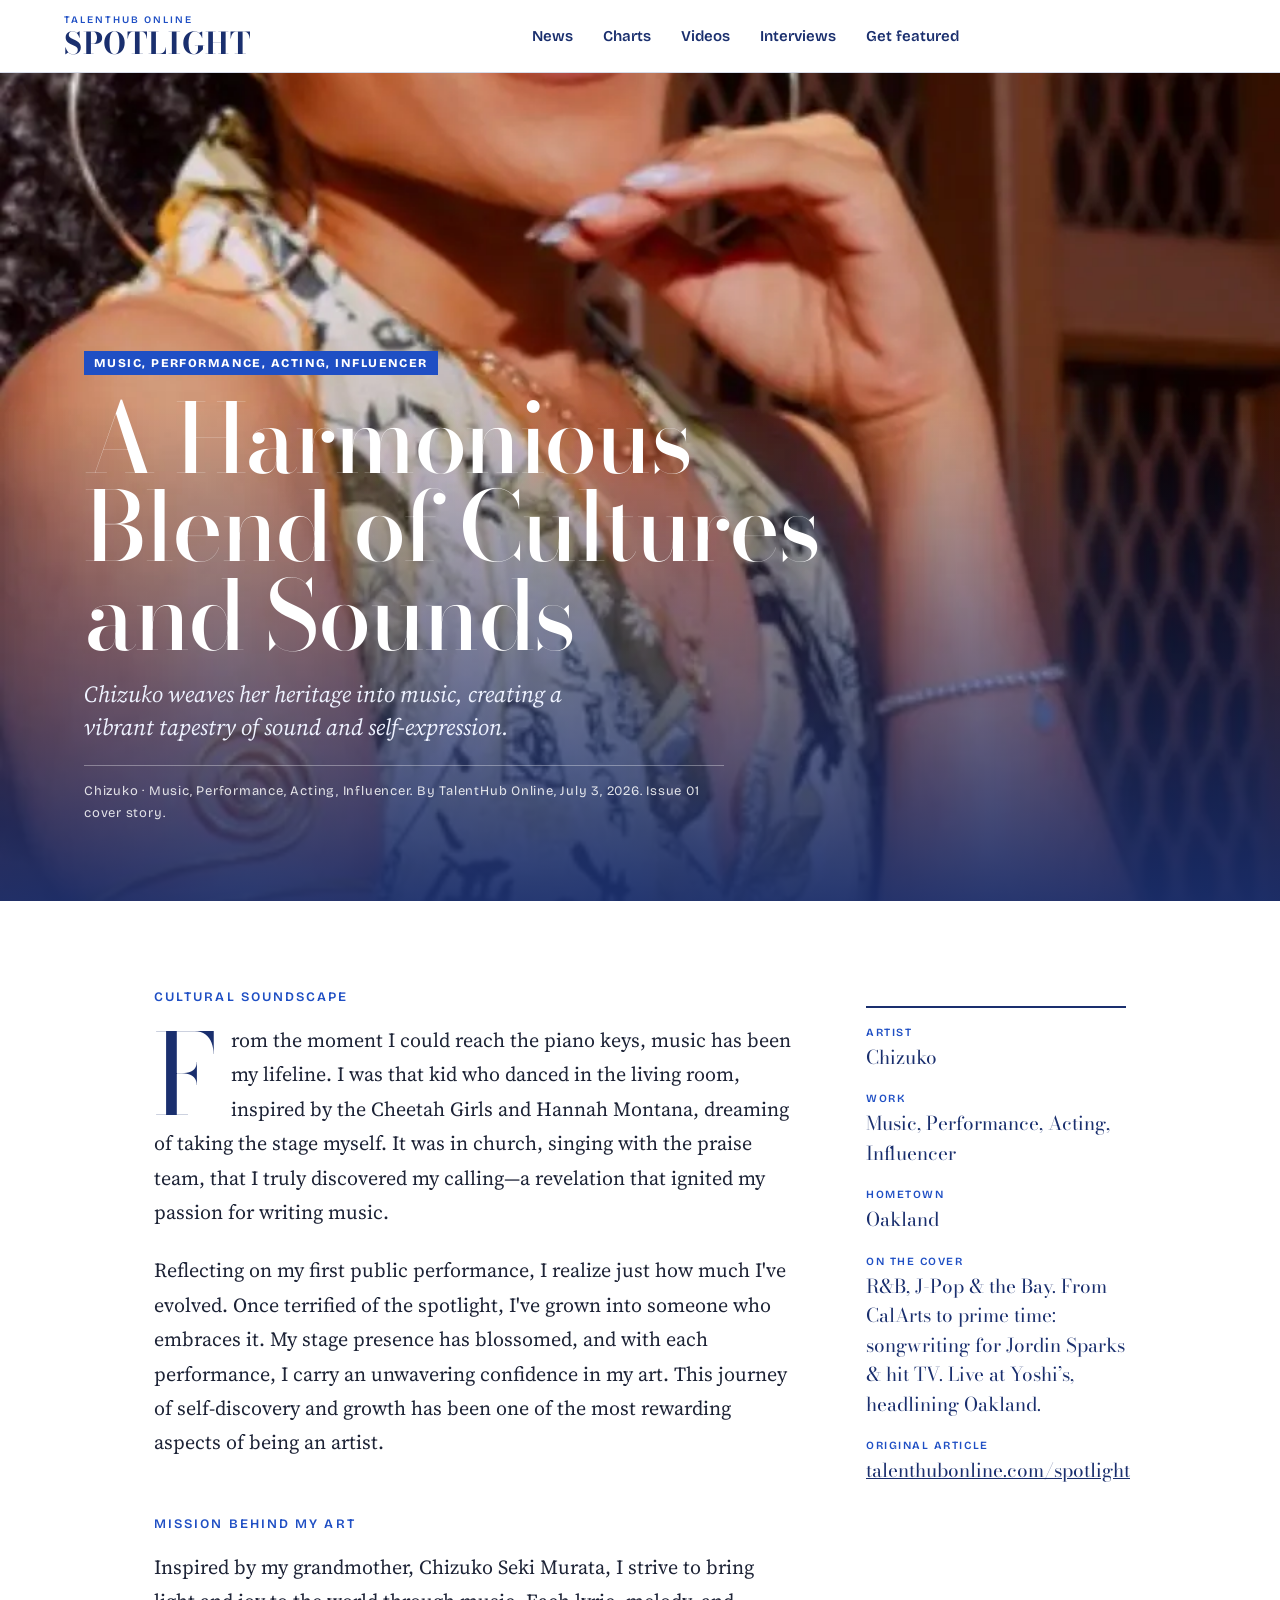
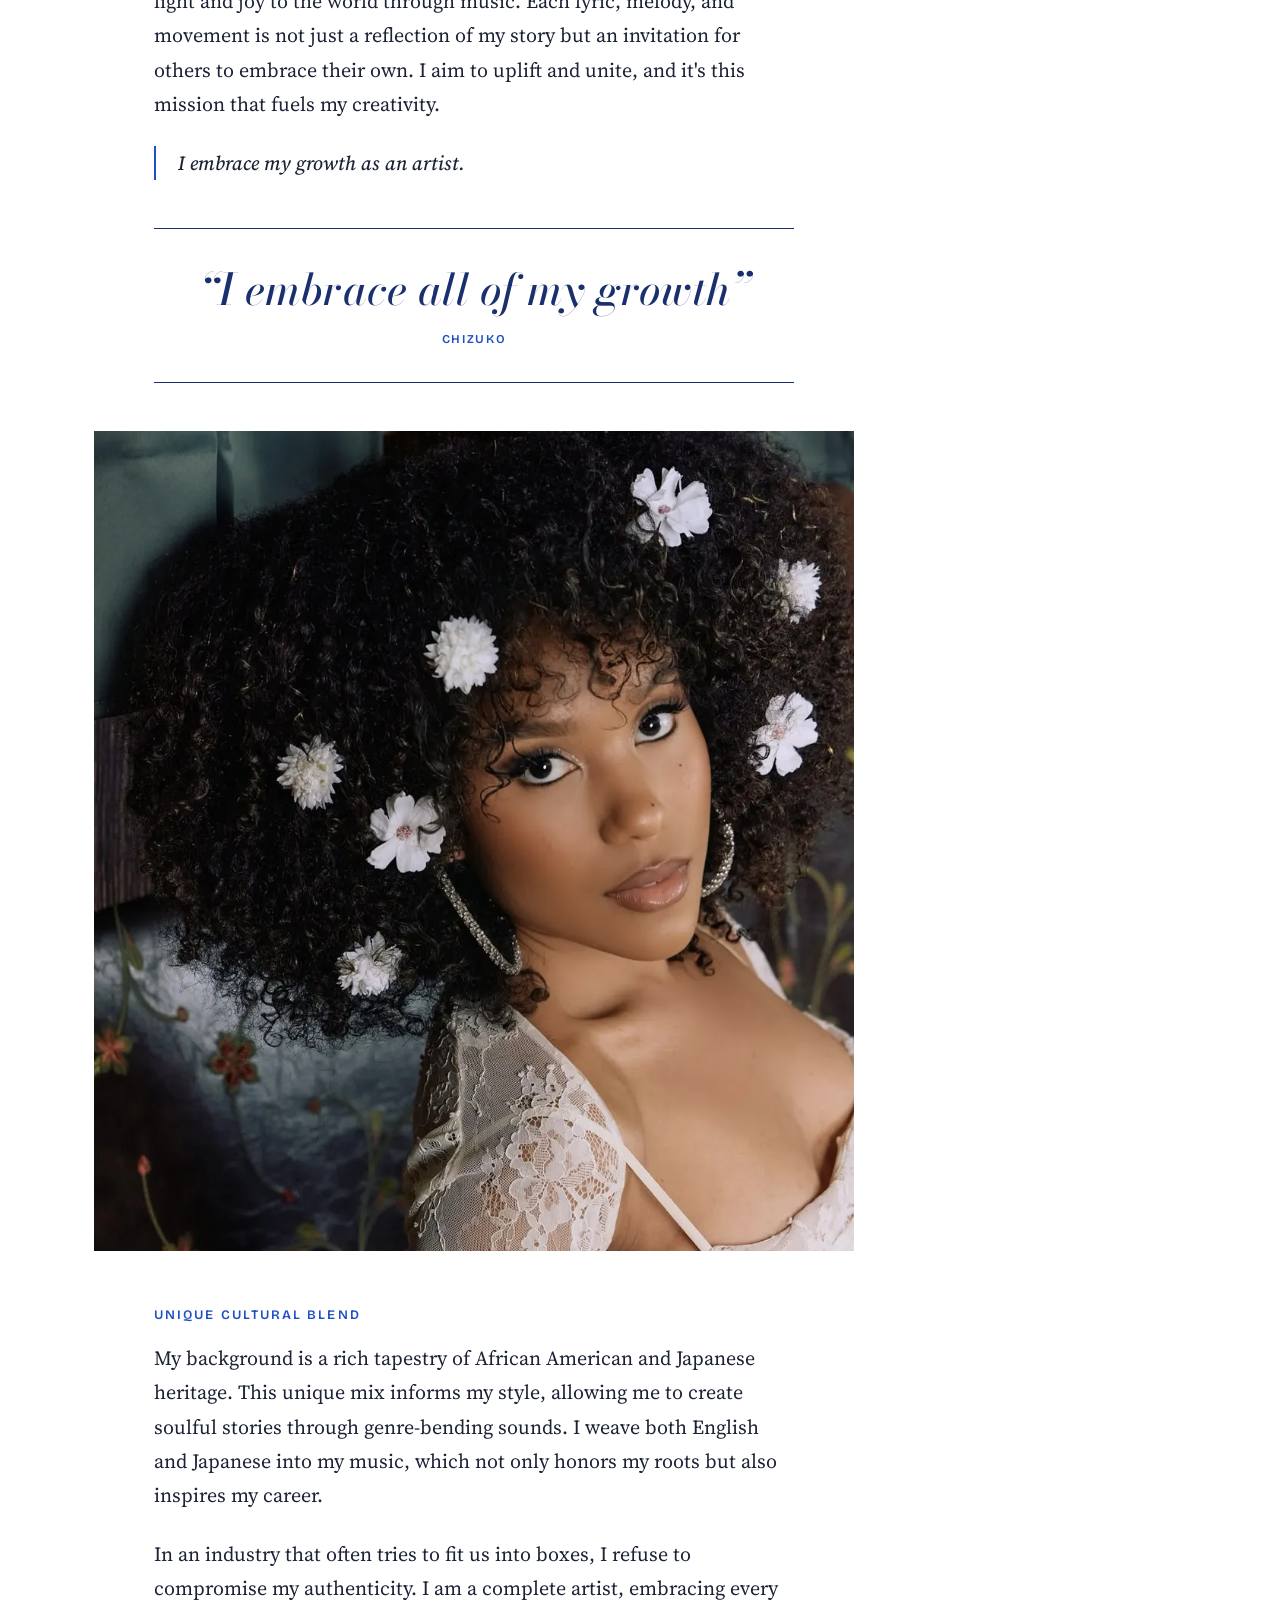
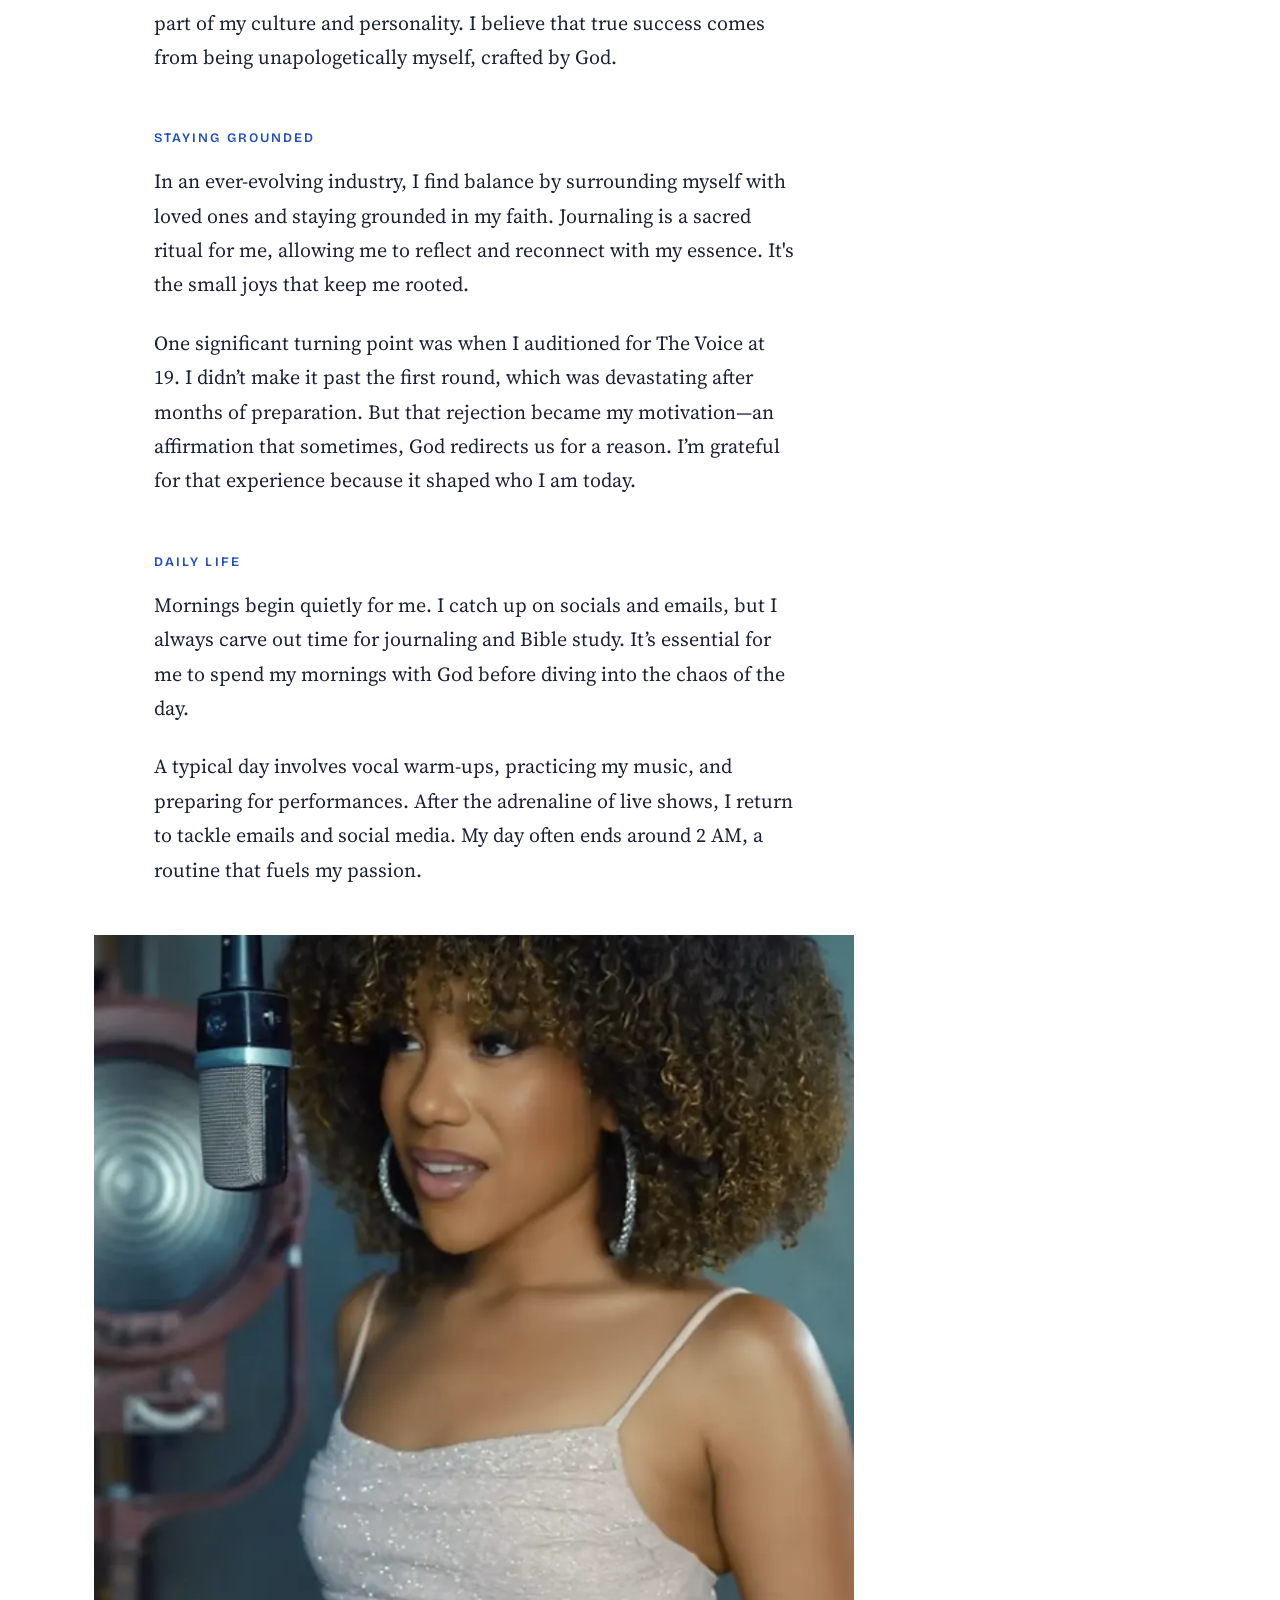
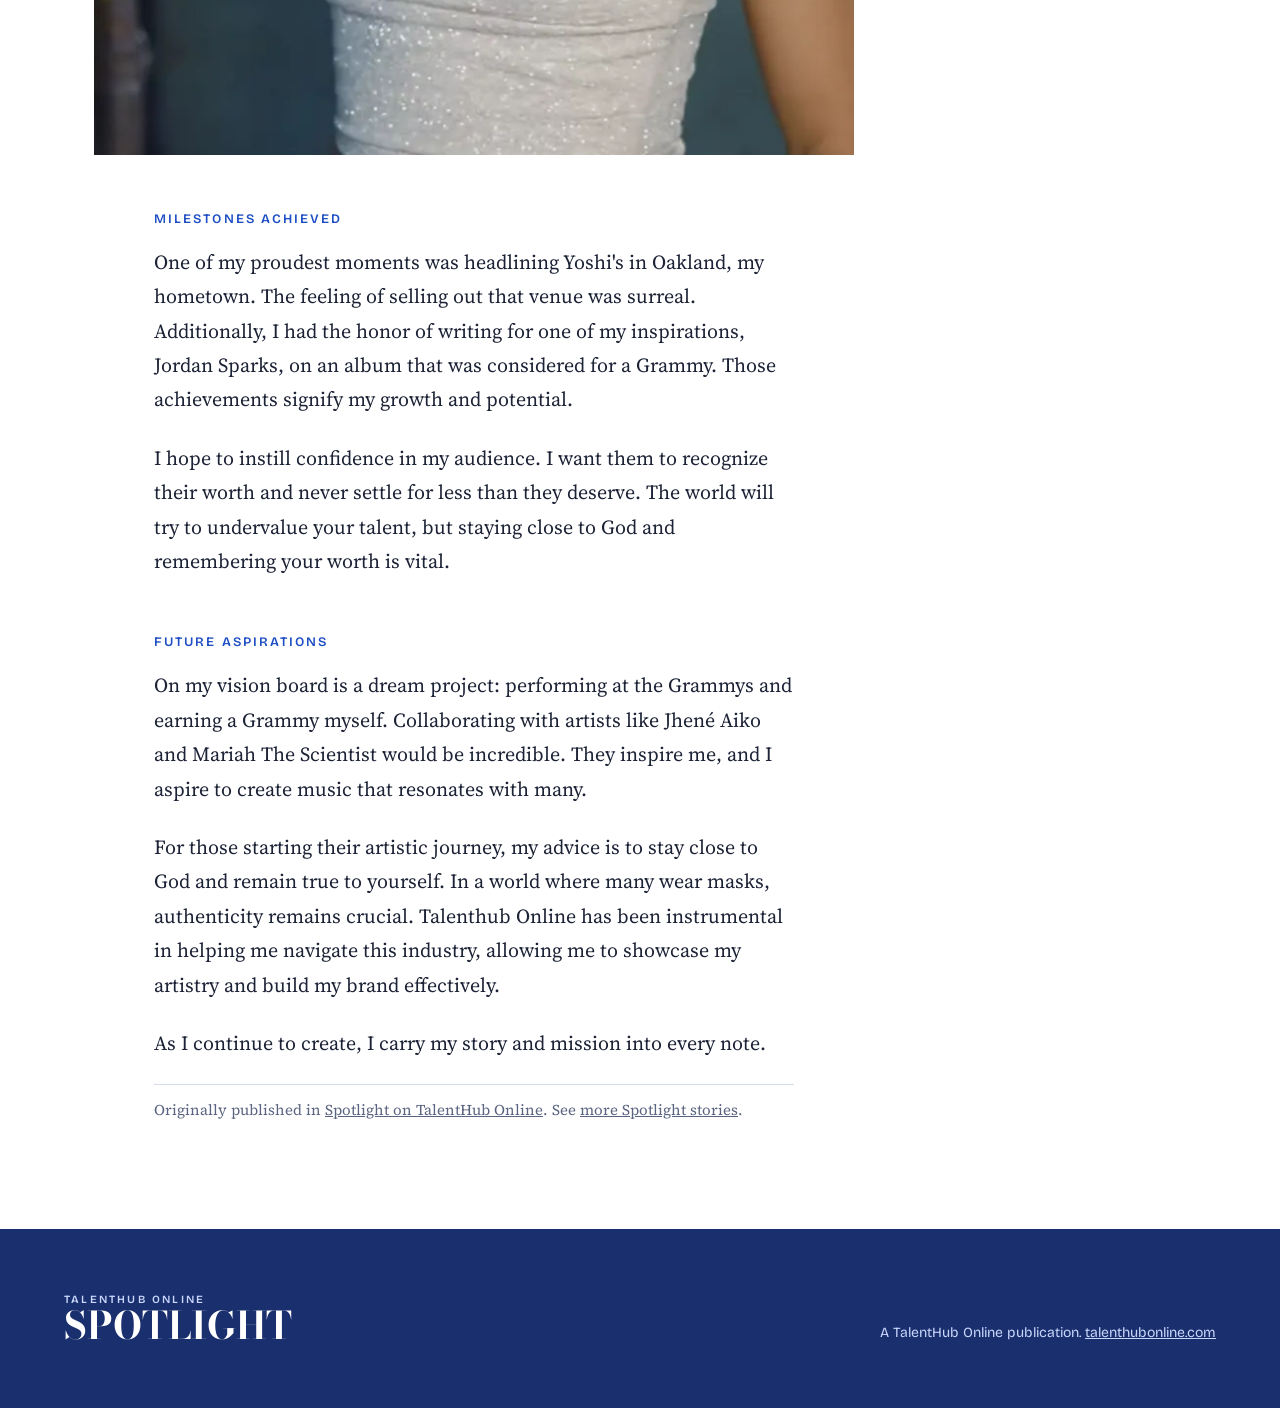
<file: chizuko/index.html>
<!doctype html><html lang="en"><head><meta charset="utf-8"><meta name="viewport" content="width=device-width,initial-scale=1">
<title>Chizuko: A Harmonious Blend of Cultures and Sounds — Spotlight by TalentHub Online</title>
<meta name="description" content="Chizuko weaves her heritage into music, creating a vibrant tapestry of sound and self-expression.">
<meta property="og:title" content="Chizuko: A Harmonious Blend of Cultures and Sounds"><meta property="og:description" content="Spotlight Issue 01 cover story, by TalentHub Online."><meta property="og:type" content="article">
<meta property="og:image" content="https://chick6194.github.io/talenthub-magazine/img/spotlight-cover.jpg"><link rel="canonical" href="https://www.talenthubonline.com/spotlight/31d3780f-2d47-4c00-adbd-a0b746757384">
<link href="https://fonts.googleapis.com/css2?family=Bodoni+Moda:opsz,wght@6..96,500;6..96,700&family=Oswald:wght@500;700&family=Bricolage+Grotesque:opsz,wght@12..96,400;12..96,600;12..96,800&display=swap" rel="stylesheet"><link rel="stylesheet" href="../style.css"><link rel="stylesheet" href="../feature/feature.css"></head><body>
<header class="top"><a class="mast" href="../"><small>TalentHub Online</small>Spotlight</a><nav aria-label="Sections"><button class="menu" aria-expanded="false" aria-controls="nav">Menu</button>
<ul id="nav"><li><a href="../#news">News</a></li><li><a href="../#charts">Charts</a></li><li><a href="../#videos">Videos</a></li><li><a href="../#interviews">Interviews</a></li><li><a href="../feature/">Get featured</a></li></ul></nav></header>
<main><article class="art">
<header class="cover"><picture><source srcset="../img/chizuko.webp" type="image/webp"><img src="../img/chizuko.jpg" alt="Chizuko"></picture><div>
<p class="kicker">Music, Performance, Acting, Influencer</p><h1>A Harmonious Blend of Cultures and Sounds</h1>
<p class="dek">Chizuko weaves her heritage into music, creating a vibrant tapestry of sound and self-expression.</p>
<p class="byline">Chizuko · Music, Performance, Acting, Influencer. By TalentHub Online, July 3, 2026. Issue 01 cover story.</p></div></header>
<div class="body"><div class="prose"><h2>Cultural Soundscape</h2><p>From the moment I could reach the piano keys, music has been my lifeline. I was that kid who danced in the living room, inspired by the Cheetah Girls and Hannah Montana, dreaming of taking the stage myself. It was in church, singing with the praise team, that I truly discovered my calling—a revelation that ignited my passion for writing music.</p><p>Reflecting on my first public performance, I realize just how much I&#x27;ve evolved. Once terrified of the spotlight, I&#x27;ve grown into someone who embraces it. My stage presence has blossomed, and with each performance, I carry an unwavering confidence in my art. This journey of self-discovery and growth has been one of the most rewarding aspects of being an artist.</p><h2>Mission Behind My Art</h2><p>Inspired by my grandmother, Chizuko Seki Murata, I strive to bring light and joy to the world through music. Each lyric, melody, and movement is not just a reflection of my story but an invitation for others to embrace their own. I aim to uplift and unite, and it&#x27;s this mission that fuels my creativity.</p><p class="pull">I embrace my growth as an artist.</p><blockquote class="pq">“I embrace all of my growth”<cite>Chizuko</cite></blockquote><figure class="inline"><img src="../img/chizuko-2.webp" alt="Chizuko, photo from her TalentHub Online Spotlight article" loading="lazy"></figure><h2>Unique Cultural Blend</h2><p>My background is a rich tapestry of African American and Japanese heritage. This unique mix informs my style, allowing me to create soulful stories through genre-bending sounds. I weave both English and Japanese into my music, which not only honors my roots but also inspires my career.</p><p>In an industry that often tries to fit us into boxes, I refuse to compromise my authenticity. I am a complete artist, embracing every part of my culture and personality. I believe that true success comes from being unapologetically myself, crafted by God.</p><h2>Staying Grounded</h2><p>In an ever-evolving industry, I find balance by surrounding myself with loved ones and staying grounded in my faith. Journaling is a sacred ritual for me, allowing me to reflect and reconnect with my essence. It&#x27;s the small joys that keep me rooted.</p><p>One significant turning point was when I auditioned for The Voice at 19. I didn’t make it past the first round, which was devastating after months of preparation. But that rejection became my motivation—an affirmation that sometimes, God redirects us for a reason. I’m grateful for that experience because it shaped who I am today.</p><h2>Daily Life</h2><p>Mornings begin quietly for me. I catch up on socials and emails, but I always carve out time for journaling and Bible study. It’s essential for me to spend my mornings with God before diving into the chaos of the day.</p><p>A typical day involves vocal warm-ups, practicing my music, and preparing for performances. After the adrenaline of live shows, I return to tackle emails and social media. My day often ends around 2 AM, a routine that fuels my passion.</p><figure class="inline"><img src="../img/chizuko-3.webp" alt="Chizuko, second photo from her TalentHub Online Spotlight article" loading="lazy"></figure><h2>Milestones Achieved</h2><p>One of my proudest moments was headlining Yoshi&#x27;s in Oakland, my hometown. The feeling of selling out that venue was surreal. Additionally, I had the honor of writing for one of my inspirations, Jordan Sparks, on an album that was considered for a Grammy. Those achievements signify my growth and potential.</p><p>I hope to instill confidence in my audience. I want them to recognize their worth and never settle for less than they deserve. The world will try to undervalue your talent, but staying close to God and remembering your worth is vital.</p><h2>Future Aspirations</h2><p>On my vision board is a dream project: performing at the Grammys and earning a Grammy myself. Collaborating with artists like Jhené Aiko and Mariah The Scientist would be incredible. They inspire me, and I aspire to create music that resonates with many.</p><p>For those starting their artistic journey, my advice is to stay close to God and remain true to yourself. In a world where many wear masks, authenticity remains crucial. Talenthub Online has been instrumental in helping me navigate this industry, allowing me to showcase my artistry and build my brand effectively.</p><p>As I continue to create, I carry my story and mission into every note.</p>
<p class="credit">Originally published in <a href="https://www.talenthubonline.com/spotlight/31d3780f-2d47-4c00-adbd-a0b746757384">Spotlight on TalentHub Online</a>. See <a href="https://www.talenthubonline.com/spotlight">more Spotlight stories</a>.</p></div>
<dl class="facts"><dt>Artist</dt><dd>Chizuko</dd><dt>Work</dt><dd>Music, Performance, Acting, Influencer</dd><dt>Hometown</dt><dd>Oakland</dd><dt>On the cover</dt><dd>R&amp;B, J-Pop &amp; the Bay. From CalArts to prime time: songwriting for Jordin Sparks &amp; hit TV. Live at Yoshi’s, headlining Oakland.</dd><dt>Original article</dt><dd><a href="https://www.talenthubonline.com/spotlight/31d3780f-2d47-4c00-adbd-a0b746757384">talenthubonline.com/spotlight</a></dd></dl></div>
</article></main>
<footer><a class="mast" href="../"><small>TalentHub Online</small>Spotlight</a><p>A TalentHub Online publication. <a href="https://talenthubonline.com">talenthubonline.com</a></p></footer><script src="../app.js"></script></body></html>
</file>
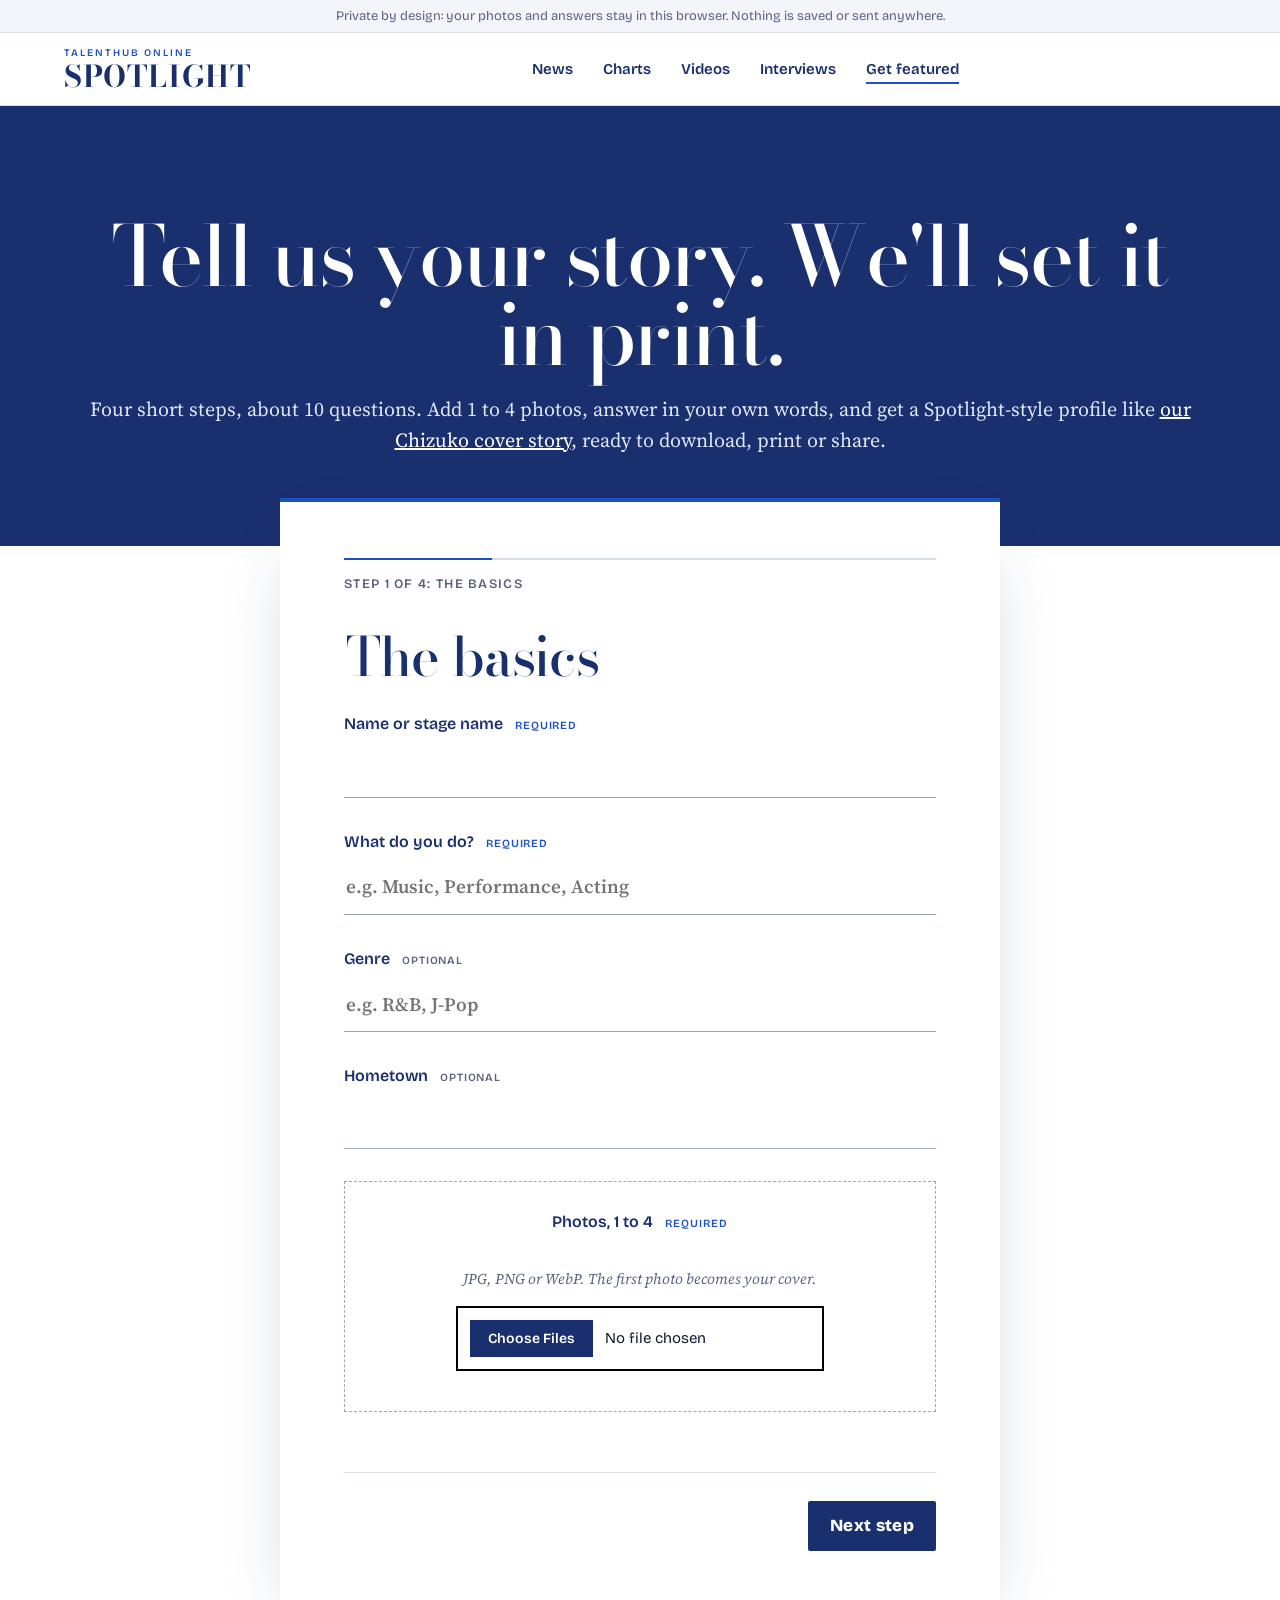
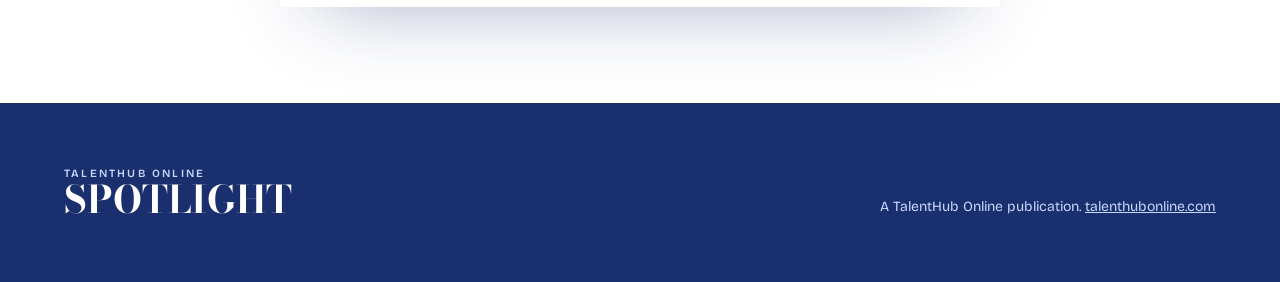
<file: feature/index.html>
<!doctype html><html lang="en"><head><meta charset="utf-8"><meta name="viewport" content="width=device-width,initial-scale=1">
<title>Get featured — Spotlight by TalentHub Online</title><meta name="description" content="Answer a few questions, add photos, and get a magazine-style profile feature from Spotlight by TalentHub Online.">
<meta property="og:title" content="Get featured in Spotlight by TalentHub Online"><meta property="og:description" content="Turn your story into a magazine profile in a few minutes.">
<meta property="og:url" content="https://chick6194.github.io/talenthub-magazine/feature/">
<link rel="preconnect" href="https://fonts.googleapis.com"><link href="https://fonts.googleapis.com/css2?family=Bodoni+Moda:opsz,wght@6..96,500;6..96,700&family=Oswald:wght@500;700&family=Bricolage+Grotesque:opsz,wght@12..96,400;12..96,600;12..96,800&display=swap" rel="stylesheet">
<link rel="stylesheet" href="../style.css"><link rel="stylesheet" href="feature.css"></head><body>
<div class="notice">Private by design: your photos and answers stay in this browser. Nothing is saved or sent anywhere.</div>
<header class="top"><a class="mast" href="../"><small>TalentHub Online</small>Spotlight</a><nav aria-label="Sections"><button class="menu" aria-expanded="false" aria-controls="nav">Menu</button>
<ul id="nav"><li><a href="../#news">News</a></li><li><a href="../#charts">Charts</a></li><li><a href="../#videos">Videos</a></li><li><a href="../#interviews">Interviews</a></li><li><a href="./" aria-current="page">Get featured</a></li></ul></nav></header>
<main id="builder">
<section class="intro"><h1>Tell us your story. We'll set it in print.</h1><p>Four short steps, about 10 questions. Add 1 to 4 photos, answer in your own words, and get a Spotlight-style profile like <a href="../chizuko/">our Chizuko cover story</a>, ready to download, print or share.</p></section>
<form id="f" novalidate>
<div class="progress" aria-hidden="true"><span id="bar"></span></div><p id="stepinfo" class="stepinfo" aria-live="polite"></p>
<fieldset class="step" data-title="The basics"><legend>The basics</legend>
<label>Name or stage name <b>required</b><input name="name" required maxlength="80"></label>
<label>What do you do? <b>required</b><input name="roles" required maxlength="80" placeholder="e.g. Music, Performance, Acting"></label>
<label>Genre <i>optional</i><input name="genre" maxlength="60" placeholder="e.g. R&amp;B, J-Pop"></label>
<label>Hometown <i>optional</i><input name="hometown" maxlength="80"></label>
<div class="drop"><label for="photos">Photos, 1 to 4 <b>required</b></label><p class="hint">JPG, PNG or WebP. The first photo becomes your cover.</p>
<input id="photos" type="file" accept="image/*" multiple><div id="previews" class="previews"></div></div></fieldset>
<fieldset class="step" data-title="Where it started" hidden><legend>Where it started</legend><p class="hint">Answer in first person, the way you'd tell it. Your words become the article.</p>
<label>How did you get started? <b>required</b><textarea name="started" required rows="4" placeholder="Your earliest memories, who inspired you, when you knew"></textarea></label>
<label>How have you grown since your first performance or project? <i>optional</i><textarea name="growth" rows="3"></textarea></label>
<label>What's the mission behind your art? <b>required</b><textarea name="mission" required rows="3"></textarea></label></fieldset>
<fieldset class="step" data-title="Who you are" hidden><legend>Who you are</legend>
<label>What makes your style or background unique? <i>optional</i><textarea name="unique" rows="3"></textarea></label>
<label>How do you stay grounded? Any turning points? <i>optional</i><textarea name="grounded" rows="3"></textarea></label>
<label>What does a typical day look like? <i>optional</i><textarea name="daily" rows="3"></textarea></label></fieldset>
<fieldset class="step" data-title="Milestones and what's next" hidden><legend>Milestones and what's next</legend>
<label>What are your proudest moments so far? <b>required</b><textarea name="proud" required rows="3"></textarea></label>
<label>What do you hope your audience takes from your work? <i>optional</i><textarea name="message" rows="3"></textarea></label>
<label>What's on your vision board? Dream projects or collaborations <b>required</b><textarea name="future" required rows="3"></textarea></label>
<label>What advice would you give someone starting out? <i>optional</i><textarea name="advice" rows="3"></textarea></label>
<label>Where can people find you? <i>optional</i><textarea name="links" rows="2" placeholder="One link per line"></textarea></label></fieldset>
<p id="err" class="err" role="alert"></p>
<div class="nav-btns"><button type="button" id="back" class="ghost">Back</button><button type="button" id="next">Next step</button><button type="submit" id="make" hidden>Create my feature</button></div>
</form></main>
<div id="result" hidden><div class="tools"><button id="dl">Download HTML</button><button id="pr">Print or save as PDF</button><button id="cp">Copy text</button><button id="ed" class="ghost">Edit answers</button><span id="msg" role="status"></span></div><article id="art" class="art" tabindex="-1"></article></div>
<footer><a class="mast" href="../"><small>TalentHub Online</small>Spotlight</a><p>A TalentHub Online publication. <a href="https://talenthubonline.com">talenthubonline.com</a></p></footer>
<script src="../app.js"></script><script src="feature.js"></script></body></html>
</file>
<file: style.css>
@import url('https://fonts.googleapis.com/css2?family=Source+Serif+4:ital,opsz,wght@0,8..60,400;0,8..60,600;1,8..60,400&display=swap');
:root{--plum:#1a2f6e;--pink:#1f4fc4;--blue:#1f4fc4;--sun:#e3eafb;--ink:#000;--paper:#fff}
*{box-sizing:border-box}body{margin:0;font:17px/1.55 "Bricolage Grotesque",system-ui,sans-serif;color:var(--ink);background:var(--paper)}
img{max-width:100%;display:block;object-fit:cover}a{color:inherit}:focus-visible{outline:3px solid var(--blue);outline-offset:2px}
.notice{background:var(--sun);text-align:center;font-size:14px;padding:6px}
.top{display:flex;align-items:center;gap:24px;padding:12px 4vw;background:var(--plum);color:#fff;position:sticky;top:0;z-index:5}
.mast{font-family:"Bodoni Moda",serif;font-weight:700;font-size:38px;line-height:1;text-decoration:none;text-transform:uppercase;color:#fff}.mast small{display:block;font:600 11px "Bricolage Grotesque",sans-serif;letter-spacing:.2em;text-transform:uppercase;color:#c9d6fb}
nav{flex:1}nav ul{display:flex;gap:22px;list-style:none;margin:0;padding:0}nav a{text-decoration:none;font-weight:600}nav a:hover{color:var(--pink)}
.menu{display:none}.cta{background:var(--pink);color:#fff;padding:10px 18px;text-decoration:none;font-weight:800;border-radius:999px;display:inline-block}
.hero{position:relative;min-height:78vh;display:grid;align-items:end;color:#fff}.hero img{position:absolute;inset:0;width:100%;height:100%}
.hero:after{content:"";position:absolute;inset:0;background:linear-gradient(transparent 30%,rgba(26,47,110,.95))}
.hero-copy{position:relative;z-index:1;padding:0 4vw 6vh;max-width:1000px}
.hero h1{font-family:Oswald,sans-serif;font-weight:400;font-size:clamp(44px,7.5vw,104px);line-height:.95;margin:.2em 0}
.kicker{display:inline-block;background:var(--pink);padding:2px 10px;font-weight:800;margin:0}.read{color:var(--sun);font-weight:800}
section{padding:56px 4vw}h2{font-family:Oswald,sans-serif;font-weight:400;font-size:clamp(36px,5vw,64px);margin:0 0 24px;line-height:1}
.grid{display:grid;grid-template-columns:2fr 1fr 1fr;gap:20px}.grid .big{grid-row:span 2}.grid img{aspect-ratio:4/3;width:100%}.big img{aspect-ratio:auto;height:78%}
h3{font-size:20px;line-height:1.2;margin:10px 0 4px}
.chart{background:var(--plum);color:#fff}.sub{opacity:.8;margin-top:-12px}
.chart ol{list-style:none;counter-reset:c;padding:0;margin:0;max-width:900px}
.chart li{counter-increment:c;display:grid;grid-template-columns:90px 1fr 70px;grid-template-areas:"n t m" "n a m";border-bottom:1px solid rgba(255,255,255,.2);padding:12px 0;align-items:center}
.chart li:before{content:counter(c);grid-area:n;font-family:Oswald,sans-serif;font-size:52px;color:var(--pink)}
.chart li:first-child:before{color:var(--sun);font-size:72px}.t{grid-area:t;font-weight:800;font-size:22px}.a{grid-area:a;opacity:.8}.m{grid-area:m;text-align:right;font-weight:800}
.vrow{display:grid;grid-template-columns:repeat(3,1fr);gap:20px}.vrow figure{margin:0}.ph{aspect-ratio:16/9;display:grid;place-items:center;font-size:48px;color:#fff}
.g1{background:linear-gradient(135deg,var(--pink),var(--plum))}.g2{background:linear-gradient(135deg,var(--blue),var(--pink))}.g3{background:linear-gradient(135deg,var(--sun),var(--pink))}
.quote{background:var(--pink);color:#fff}blockquote{font-family:Oswald,sans-serif;font-size:clamp(32px,5vw,68px);line-height:1.05;margin:0;max-width:1100px}
.artists p,.news p{max-width:60ch}.news{background:var(--sun)}form{display:flex;flex-wrap:wrap;gap:10px;align-items:center}label{width:100%;font-weight:600}
input{padding:12px;font:inherit;border:2px solid var(--ink);min-width:260px}form button{padding:12px 22px;font:inherit;font-weight:800;background:var(--ink);color:#fff;border:0}
footer{background:var(--plum);color:#fff;padding:40px 4vw}
@media(max-width:800px){.menu{display:block;background:none;color:#fff;border:1px solid #fff;padding:6px 12px;font:inherit}nav ul{display:none;position:absolute;left:0;right:0;top:100%;background:var(--plum);flex-direction:column;padding:16px 4vw}nav ul.open{display:flex}.top .cta{display:none}.grid,.vrow{grid-template-columns:1fr}.mast{font-size:34px}}

.cover{padding:24px 4vw 0;background:#fff;color:var(--plum);overflow:hidden}.cv-head{text-align:center}
.cv-kick{margin:0;font:600 clamp(14px,1.6vw,22px) "Bricolage Grotesque",sans-serif;letter-spacing:.18em;text-transform:uppercase;color:var(--pink)}
.cv-mast{margin:0;font-family:"Bodoni Moda",serif;font-weight:500;font-size:clamp(64px,15vw,230px);line-height:.9;letter-spacing:-.02em;text-transform:uppercase;transform:scaleY(1.25);transform-origin:top;margin-bottom:.25em}
.cv-issue{text-align:left;font:600 13px "Bricolage Grotesque",sans-serif;text-transform:uppercase;letter-spacing:.04em;margin:0 0 14px}
.cv-body{position:relative;display:grid;grid-template-columns:30% 70%;min-height:min(96vh,980px)}
.cv-photo{grid-column:2;grid-row:1;width:100%;height:100%;object-fit:cover;object-position:top}picture{display:contents}
.cv-lines{grid-column:1;grid-row:1;list-style:none;margin:0;padding:20px 16px 0 0;z-index:1}.cv-lines li{margin-bottom:2.2em}.cv-lines a{text-decoration:none}
.cv-lines strong{display:block;font:700 clamp(22px,2.6vw,40px)/1.1 Oswald,sans-serif;text-transform:uppercase;color:var(--pink)}
.cv-lines span{display:block;font:600 clamp(17px,1.8vw,26px)/1.2 Oswald,sans-serif;color:var(--plum);margin-top:4px}
.cv-lines a:hover strong{text-decoration:underline}
.cv-name{position:absolute;left:0;bottom:-.08em;margin:0;font:700 clamp(90px,19vw,300px)/.85 Oswald,sans-serif;text-transform:uppercase;letter-spacing:-.01em;transform:scaleY(1.5);transform-origin:bottom;z-index:2}.cv-name a{color:var(--pink);text-decoration:none}
@media(max-width:800px){.cv-body{display:flex;flex-direction:column;min-height:0}.cv-photo{height:70vh}.cv-name{position:relative;order:2;margin-top:-.9em;font-size:26vw;bottom:auto}picture{order:1}.cv-lines{order:3;padding:24px 0}.cv-issue{text-align:center}}
/* ===== Premium layer ===== */
:root{--rule:#d6dcea;--muted:#5a6480;--serif:"Source Serif 4",Georgia,serif;--display:"Bodoni Moda",Didot,serif}
body{background:#fff;color:#141a2e;-webkit-font-smoothing:antialiased}
::selection{background:var(--pink);color:#fff}
.notice{background:#f3f5fb;color:var(--muted);font-size:13px;border-bottom:1px solid var(--rule)}
.top{background:rgba(255,255,255,.96);backdrop-filter:blur(8px);color:var(--plum);border-bottom:1px solid var(--rule);padding:14px 5vw}
.top .mast{color:var(--plum);font-size:30px;letter-spacing:.02em}.top .mast small{color:var(--pink);font-size:10px;margin-bottom:2px}
nav ul{gap:30px;justify-content:center}nav a{font-weight:600;font-size:15px;position:relative;padding:4px 0}
nav a:after{content:"";position:absolute;left:0;right:0;bottom:-2px;height:2px;background:var(--pink);transform:scaleX(0);transition:transform .25s}
nav a:hover{color:var(--plum)}nav a:hover:after,nav a[aria-current]:after{transform:scaleX(1)}
.cta{background:var(--plum);border-radius:2px;padding:12px 22px;font-size:15px;letter-spacing:.02em;transition:background .2s,transform .2s}.cta:hover{background:var(--pink);transform:translateY(-1px)}
section{padding:96px 5vw}main>section:not(.cover)>*{max-width:1240px;margin-left:auto;margin-right:auto}
h2{font-family:var(--display);font-weight:500;font-size:clamp(40px,5vw,72px);letter-spacing:-.02em;line-height:.95;padding-bottom:18px;border-bottom:1px solid var(--plum);margin-bottom:36px;color:var(--plum)}
/* cover */
.cover{padding-top:40px}.cv-head{max-width:1240px;margin:0 auto}.cv-issue{border-top:1px solid var(--plum);border-bottom:1px solid var(--plum);padding:8px 0;color:var(--plum);letter-spacing:.08em}
.cv-body{max-width:1240px;margin:0 auto}.cv-photo{transition:transform 1.2s ease}.cv-body:hover .cv-photo{transform:scale(1.01)}
.cv-lines li{padding-bottom:1.6em;margin-bottom:1.6em;border-bottom:1px solid var(--rule)}.cv-lines li:last-child{border:0}
/* trending */
.trend .grid{gap:40px 32px}.grid article{border-top:1px solid var(--plum);padding-top:14px}.grid article img{transition:transform .6s ease,filter .6s}.grid article{overflow:hidden}
.grid article:hover img{transform:scale(1.03)}.grid h3{font-family:var(--display);font-weight:500;font-size:24px;line-height:1.1;letter-spacing:-.01em;margin:14px 0 6px}.grid .big h3{font-size:clamp(30px,3vw,44px)}
.grid article:hover h3{text-decoration:underline;text-decoration-thickness:1px;text-underline-offset:4px}.grid p{color:var(--muted);font-family:var(--serif)}
.kicker{font:600 12px "Bricolage Grotesque",sans-serif;letter-spacing:.12em;text-transform:uppercase;background:none;color:var(--pink);padding:0;margin:0 0 10px}
.hero-copy .kicker,.art .cover .kicker{color:#fff}
/* chart */
.chart{background:#f3f5fb;color:#141a2e}.chart .sub{color:var(--muted);margin:-20px auto 28px;opacity:1}
.chart li{border-bottom:1px solid var(--rule);padding:18px 0;grid-template-columns:110px 1fr 80px;transition:background .2s}.chart li:hover{background:#fff}
.chart li:before{font-family:var(--display);font-weight:500;color:var(--plum);font-size:56px;line-height:1}.chart li:first-child:before{color:var(--pink);font-size:84px}
.t{font-family:var(--display);font-weight:600;font-size:26px}.a{color:var(--muted);opacity:1}.m{color:var(--pink);font-size:14px}
/* videos */
.vrow{gap:32px}.ph{border-radius:0;font-size:36px;transition:filter .3s}.vrow figure:hover .ph{filter:brightness(1.15)}.vrow figcaption{font-family:var(--display);font-size:20px;margin-top:12px}
.g1{background:linear-gradient(135deg,#1f4fc4,#1a2f6e)}.g2{background:linear-gradient(135deg,#1a2f6e,#6d8fe8)}.g3{background:linear-gradient(135deg,#6d8fe8,#1f4fc4)}
/* quote */
.quote{background:var(--plum);text-align:center;padding:120px 5vw}.quote blockquote{font-family:var(--display);font-style:italic;font-weight:500;font-size:clamp(34px,4.6vw,64px);line-height:1.08;max-width:22ch;margin:0 auto}
.quote p{font-size:14px;letter-spacing:.08em;color:#c9d6fb;margin-top:28px}
.artists{text-align:center}.artists h2{border:0;padding:0}.artists p{font-family:var(--serif);font-size:21px;margin:0 auto 32px;color:var(--muted)}
.news{background:#f3f5fb;text-align:center}.news h2{border:0;padding:0}.news p{margin:0 auto 24px;color:var(--muted)}
.news form{justify-content:center;max-width:560px}.news label{text-align:left}.news input{flex:1;border:0;border-bottom:2px solid var(--plum);background:transparent;padding:14px 4px}
.news input:focus{outline:0;border-color:var(--pink)}.news form button{background:var(--plum);border-radius:2px;cursor:pointer;transition:background .2s}.news form button:hover{background:var(--pink)}
footer{padding:64px 5vw;display:flex;flex-wrap:wrap;gap:12px 40px;align-items:end;justify-content:space-between}footer p{margin:0;color:#c9d6fb;font-size:14px}footer .mast{color:#fff}
/* reveal */
.reveal{opacity:0;transform:translateY(24px);transition:opacity .8s ease,transform .8s ease}.reveal.in{opacity:1;transform:none}
@media(prefers-reduced-motion:reduce){.reveal{opacity:1;transform:none;transition:none}*{transition:none!important}}
@media(max-width:800px){section{padding:64px 6vw}.top{padding:12px 6vw}.menu{color:var(--plum);border-color:var(--plum);border-radius:2px}nav ul{background:#fff;border-bottom:1px solid var(--rule)}.chart li{grid-template-columns:70px 1fr 50px}.chart li:before{font-size:40px}.chart li:first-child:before{font-size:56px}.t{font-size:20px}}
.cover{overflow:visible;padding-bottom:48px}.cv-name{bottom:0}.cv-body{overflow:hidden}
@media(max-width:800px){.cv-name{font-size:21vw}}
</file>
<file: feature/feature.css>
.intro{background:var(--plum);color:#fff;padding-bottom:24px}.intro h1{font-family:Oswald,sans-serif;font-weight:400;font-size:clamp(40px,6vw,84px);line-height:1;margin:0 0 12px;max-width:16ch}.intro p{max-width:60ch}
form{display:block;max-width:760px;margin:0 auto;padding:40px 4vw 64px}.progress{height:10px;background:#eee;border-radius:9px;overflow:hidden}#bar{display:block;height:100%;background:var(--pink);transition:width .3s}
.stepinfo{font-weight:600;margin:8px 0 20px}fieldset{border:0;padding:0;margin:0}legend{font-family:Oswald,sans-serif;font-size:44px;margin-bottom:12px}
form label{display:block;font-weight:600;margin:0 0 20px}form label b,form label i,.drop b{font-weight:400;font-size:14px;font-style:normal;margin-left:6px;padding:1px 8px;border-radius:9px}form label b,.drop b{background:var(--sun)}form label i{background:#eee}
form input:not([type=file]),textarea{display:block;width:100%;margin-top:6px;padding:12px;font:inherit;border:2px solid var(--ink);border-radius:6px;min-width:0}
[aria-invalid=true]{border-color:#b00020!important;background:#fff2f3}.err{color:#b00020;font-weight:600;min-height:1.5em}
.hint{margin:0 0 8px;font-size:15px;color:#444}.drop{border:2px dashed var(--plum);padding:16px;border-radius:8px}.drop>label{margin:0}
.previews{display:grid;grid-template-columns:repeat(4,1fr);gap:10px;margin-top:12px}.previews figure{margin:0;position:relative}.previews img{aspect-ratio:1;width:100%;border-radius:6px}
.previews button{position:absolute;top:4px;right:4px;background:#000;color:#fff;border:0;border-radius:99px;padding:2px 9px;font:inherit;font-size:13px}
.nav-btns{display:flex;gap:12px;justify-content:flex-end}.nav-btns button,.tools button{padding:12px 22px;font:inherit;font-weight:800;background:var(--pink);color:#fff;border:0;border-radius:999px;cursor:pointer}
button.ghost{background:transparent;color:var(--ink);border:2px solid var(--ink)}
.tools{display:flex;flex-wrap:wrap;gap:10px;align-items:center;padding:16px 4vw;background:var(--sun);position:sticky;top:68px;z-index:4}
.art{max-width:1100px;margin:0 auto;padding:0 0 64px}.art:focus{outline:0}
.art .cover{position:relative;min-height:70vh;display:grid;align-items:end;color:#fff}.art .cover img{position:absolute;inset:0;width:100%;height:100%;object-fit:cover}.art .cover:after{content:"";position:absolute;inset:0;background:linear-gradient(transparent 35%,rgba(26,47,110,.95))}
.art .cover div{position:relative;z-index:1;padding:0 5% 40px}.art .kicker{display:inline-block;background:var(--pink);padding:2px 10px;font-weight:800;margin:0}
.art h1{font-family:Oswald,sans-serif;font-weight:400;font-size:clamp(42px,7vw,96px);line-height:.95;margin:.2em 0;max-width:14ch}.art .dek{font-size:21px;max-width:50ch;margin:0}
.art .body{padding:40px 5%;display:grid;grid-template-columns:minmax(0,62ch) 1fr;gap:48px}.art .facts{align-self:start;border-top:6px solid var(--pink);padding-top:12px}.art .facts dt{font-weight:800}.art .facts dd{margin:0 0 12px}
.art h2{font-family:Oswald,sans-serif;font-weight:400;font-size:34px;margin:32px 0 8px}.art p{line-height:1.7}
.art blockquote{font-family:Oswald,sans-serif;font-size:clamp(30px,4vw,52px);line-height:1.05;background:var(--pink);color:#fff;margin:0;padding:40px 5%}
.art .gallery{display:grid;grid-template-columns:repeat(auto-fit,minmax(220px,320px));gap:12px;padding:0 5%}.art .gallery img{width:100%;aspect-ratio:4/5;object-fit:cover}
.art .links{padding:24px 5%}.art .links a{word-break:break-all}.art .byline{font-size:14px;opacity:.85}
@media(max-width:800px){.art .body{grid-template-columns:1fr}.previews{grid-template-columns:repeat(2,1fr)}.tools{top:58px}}
@media print{.notice,.top,footer,.tools,#builder{display:none!important}.art .cover{min-height:auto;color:#000}.art .cover img{position:static;height:340px}.art .cover:after{display:none}.art blockquote{background:none;color:#000;border-left:8px solid #1f4fc4}}
@media(prefers-reduced-motion:reduce){#bar{transition:none}}
.art .inline{margin:28px 0}.art .inline img{width:100%;max-height:720px;object-fit:cover}.art .pull{font:700 26px/1.2 Oswald,sans-serif;color:var(--pink);border-left:6px solid var(--pink);padding-left:16px}.art .credit{border-top:2px solid var(--plum);padding-top:12px;font-size:15px}
.art .meta{font-size:14px;margin:10px 0 0;opacity:.9}
/* ===== Premium layer: builder ===== */
.intro{background:var(--plum);text-align:center;padding:110px 6vw 90px}.intro h1{font-family:var(--display);font-weight:500;letter-spacing:-.02em;line-height:.95;max-width:15ch;margin:0 auto 20px;font-size:clamp(44px,6.5vw,92px)}
.intro p{margin:0 auto;font-family:var(--serif);font-size:20px;color:#dfe6fb}.intro a{color:#fff}
form#f{max-width:720px;margin:-48px auto 96px;background:#fff;padding:56px clamp(24px,5vw,64px);box-shadow:0 30px 80px -40px rgba(26,47,110,.45);border-top:4px solid var(--pink);position:relative}
.progress{height:2px;background:var(--rule);border-radius:0}#bar{background:var(--pink)}
.stepinfo{font-size:13px;letter-spacing:.1em;text-transform:uppercase;color:var(--muted);margin:14px 0 36px}
legend{font-family:var(--display);font-weight:500;font-size:clamp(36px,4.5vw,54px);letter-spacing:-.02em;color:var(--plum);margin-bottom:28px;line-height:1}
.step{animation:stepIn .5s ease}@keyframes stepIn{from{opacity:0;transform:translateX(16px)}to{opacity:1;transform:none}}
form#f label{font-size:16px;color:var(--plum);margin-bottom:32px}form#f label b,form#f label i,.drop b{font-size:11px;letter-spacing:.08em;text-transform:uppercase;font-weight:600;background:none;padding:0;margin-left:8px}
form#f label b,.drop b{color:var(--pink)}form#f label i{color:var(--muted)}
form#f input:not([type=file]),form#f textarea{border:0;border-bottom:1px solid #9aa6c4;border-radius:0;padding:12px 2px;font-family:var(--serif);font-size:19px;background:transparent;transition:border-color .2s,background .2s;resize:vertical}
form#f input:not([type=file]):focus,form#f textarea:focus{outline:0;border-bottom:2px solid var(--pink);background:#f7f9fe}
form#f .hint{font-family:var(--serif);font-style:italic;color:var(--muted)}
.drop{border:1px dashed #9aa6c4;border-radius:0;padding:28px;text-align:center;transition:border-color .2s,background .2s}.drop:hover,.drop:focus-within{border-color:var(--pink);background:#f7f9fe}
.drop input[type=file]{margin:8px auto 0;font:inherit;font-size:15px}.drop input[type=file]::file-selector-button{background:var(--plum);color:#fff;border:0;padding:10px 18px;margin-right:12px;font:600 14px "Bricolage Grotesque",sans-serif;cursor:pointer}
.previews img{border-radius:0}.previews figure:first-child:after{content:"Cover";position:absolute;left:6px;bottom:6px;background:var(--pink);color:#fff;font-size:11px;padding:2px 6px}
.previews button{border-radius:0;background:rgba(26,47,110,.9);cursor:pointer}
.nav-btns{border-top:1px solid var(--rule);padding-top:28px;margin-top:8px}.nav-btns button,.tools button{border-radius:2px;background:var(--plum);letter-spacing:.02em;transition:background .2s,transform .2s}
.nav-btns button:hover,.tools button:hover{background:var(--pink);transform:translateY(-1px)}button.ghost{background:transparent!important;color:var(--plum);border:1px solid var(--plum)}button.ghost:hover{color:var(--pink);border-color:var(--pink)}
#make{background:var(--pink)}
.tools{background:rgba(255,255,255,.96);border-bottom:1px solid var(--rule);justify-content:center;top:64px}
/* ===== Premium layer: article ===== */
.art{max-width:none;padding:0}
.art .cover{min-height:92vh;padding:0}.art .cover:after{background:linear-gradient(180deg,rgba(26,47,110,0) 40%,rgba(26,47,110,.92))}
.art .cover div{max-width:1240px;margin:0 auto;width:100%;padding:0 5vw 64px}.art h1{font-family:var(--display);font-weight:500;letter-spacing:-.025em;line-height:.92;font-size:clamp(46px,7.5vw,112px);max-width:13ch}
.art .dek{font-family:var(--serif);font-style:italic;font-size:clamp(19px,1.8vw,24px);line-height:1.4;max-width:46ch;color:#eef2ff}.art .byline{font-size:13px;letter-spacing:.06em;margin-top:22px;padding-top:14px;border-top:1px solid rgba(255,255,255,.4);max-width:640px}
.art .body{max-width:1100px;margin:0 auto;padding:88px 5vw;grid-template-columns:minmax(0,640px) 260px;justify-content:space-between;gap:64px}
.art .body p,.art .prose p{font-family:var(--serif);font-size:20px;line-height:1.72;margin:0 0 1.2em;color:#1d2336}
.art .prose>h2:first-child+p:first-letter,.art .body>div>h2:first-child+p:first-letter{font-family:var(--display);float:left;font-size:5.6em;line-height:.82;padding:6px 14px 0 0;color:var(--plum)}
.art .body h2,.art .prose h2{font:600 13px "Bricolage Grotesque",sans-serif;letter-spacing:.16em;text-transform:uppercase;color:var(--pink);border:0;padding:0;margin:56px 0 18px}.art .body>div>h2:first-child{margin-top:0}
.art blockquote,.art .pq{background:none;color:var(--plum);font-family:var(--display);font-style:italic;font-weight:500;font-size:clamp(30px,3.4vw,44px);line-height:1.12;border-top:1px solid var(--plum);border-bottom:1px solid var(--plum);padding:36px 0;margin:48px 0;text-align:center}
.art blockquote small,.art .pq cite{display:block;font:600 12px "Bricolage Grotesque",sans-serif!important;letter-spacing:.14em;text-transform:uppercase;font-style:normal;color:var(--pink);margin-top:18px}
.art>blockquote{max-width:900px;margin:72px auto 0;padding:40px 5vw}
.art .pull{font-family:var(--display);font-style:italic;font-weight:500;font-size:30px;color:var(--plum);border-left:2px solid var(--pink);padding-left:22px;line-height:1.2}
.art .inline{margin:48px -60px}.art .inline img{max-height:820px}
.art .facts{position:sticky;top:110px;border-top:2px solid var(--plum);padding-top:18px}.art .facts dt{font:600 11px "Bricolage Grotesque",sans-serif;letter-spacing:.14em;text-transform:uppercase;color:var(--pink)}.art .facts dd{font-family:var(--display);font-size:19px;margin:4px 0 20px;color:var(--plum)}
.art .credit{font-size:15px!important;color:var(--muted)!important;border-top:1px solid var(--rule)}
@media(max-width:800px){.art .body{grid-template-columns:1fr;padding:56px 6vw;gap:24px}.art .facts{position:static;order:-1}.art .inline{margin:36px -6vw}.art .cover{min-height:80vh}.art .body p{font-size:18px}form#f{margin:-32px 4vw 64px;padding:36px 22px}.tools{top:58px}}
</file>
